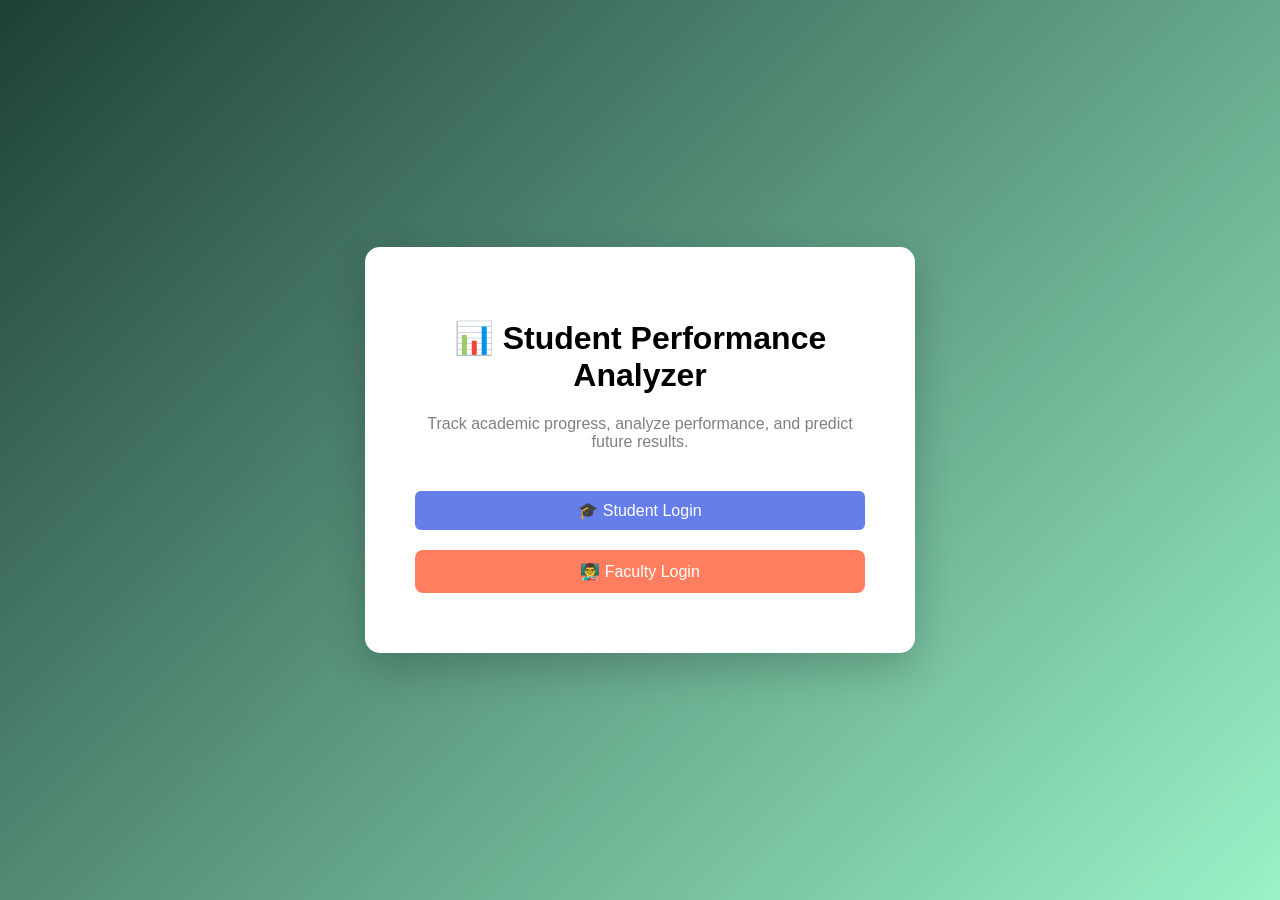
<file: frontend/index.html>
<!DOCTYPE html>
<html>
<head>
  <title>Student Performance Analyzer</title>
  <link rel="stylesheet" href="assets/style.css">
</head>

<body>

<div class="home-container">
  <div class="home-card">

    <h1>📊 Student Performance Analyzer</h1>
    <p class="subtitle">
      Track academic progress, analyze performance, and predict future results.
    </p>

    <div class="button-group">
      <a href="studentLogin.html">
        <button class="home-btn student-btn">
          🎓 Student Login
        </button>
      </a>

      <a href="facultyLogin.html">
        <button class="home-btn faculty-btn">
          👨‍🏫 Faculty Login
        </button>
      </a>
    </div>

  </div>
</div>

</body>
</html>
</file>
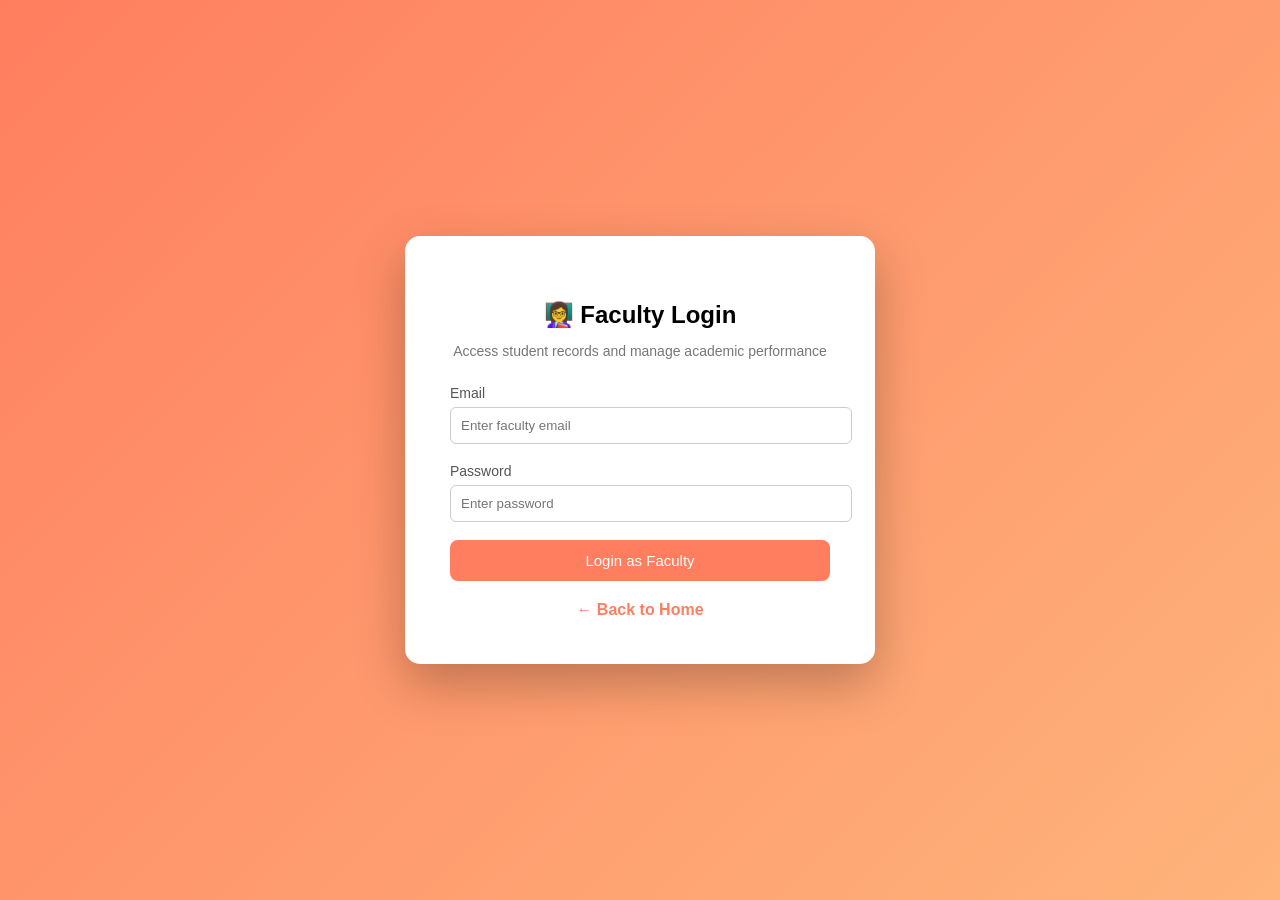
<file: frontend/facultyLogin.html>
<!DOCTYPE html>
<html>
<head>
  <title>Faculty Login</title>
  <link rel="stylesheet" href="assets/style.css">
</head>

<body class="faculty-login-bg">

<div class="faculty-login-container">

  <div class="faculty-login-card">

    <h2>👩‍🏫 Faculty Login</h2>
    <p class="login-subtitle">
      Access student records and manage academic performance
    </p>

    <div class="input-group">
      <label>Email</label>
      <input type="email"
             id="email"
             placeholder="Enter faculty email">
    </div>

    <div class="input-group">
      <label>Password</label>
      <input type="password"
             id="password"
             placeholder="Enter password">
    </div>

    <button onclick="loginFaculty()"
            class="faculty-login-btn">
      Login as Faculty
    </button>

    <p id="message" class="error-text"></p>

    <div class="links">
      <a href="index.html">← Back to Home</a>
    </div>

  </div>

</div>

<script src="assets/script.js"></script>

</body>
</html>
</file>
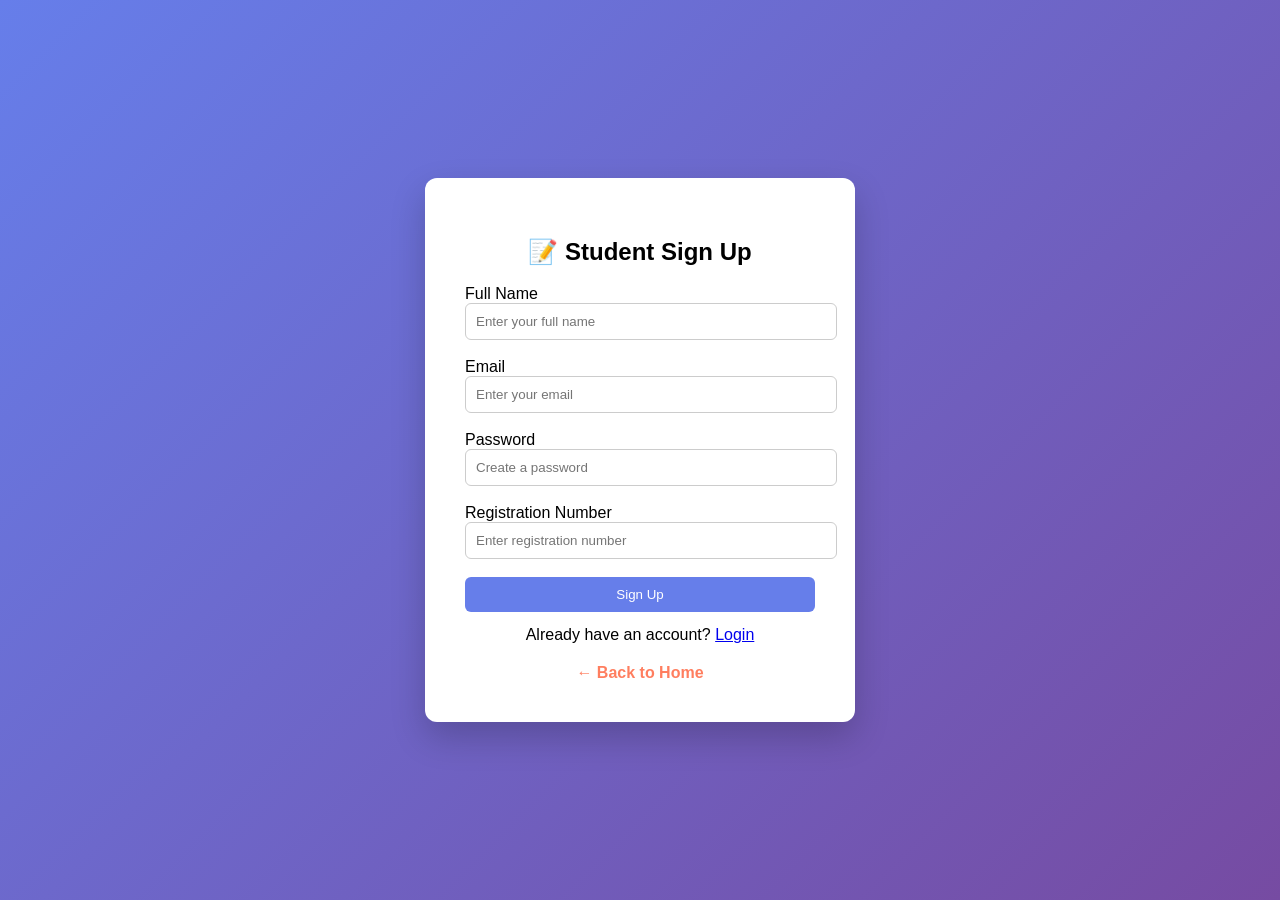
<file: frontend/studentSignup.html>
<!DOCTYPE html>
<html>
<head>
  <title>Student Signup</title>
  <link rel="stylesheet" href="assets/style.css">
</head>

<body>

<div class="login-container">
  <div class="login-card">

    <h2>📝 Student Sign Up</h2>

    <div class="input-group">
      <label>Full Name</label>
      <input type="text" id="name" placeholder="Enter your full name">
    </div>

    <div class="input-group">
      <label>Email</label>
      <input type="email" id="email" placeholder="Enter your email">
    </div>

    <div class="input-group">
      <label>Password</label>
      <input type="password" id="password" placeholder="Create a password">
    </div>

    <div class="input-group">
      <label>Registration Number</label>
      <input type="text" id="regNo" placeholder="Enter registration number">
    </div>

    <button class="student-btn" onclick="signupStudent()">Sign Up</button>

    <p id="message" class="error-text"></p>

    <div class="switch-text">
      Already have an account? 
      <a href="studentLogin.html">Login</a>
    </div>

    <div class="links">
      <a href="index.html">← Back to Home</a>
    </div>

  </div>
</div>

<script src="assets/script.js"></script>

</body>
</html>
</file>
<file: frontend/assets/style.css>
body {
  margin: 0;
  font-family: "Segoe UI", sans-serif;
}

/* ======================
   HOMEPAGE
====================== */

.home-container {
  height: 100vh;
  display: flex;
  justify-content: center;
  align-items: center;
  background: linear-gradient(135deg, #1f4037, #99f2c8);
}

.home-card {
  background: white;
  padding: 50px;
  width: 450px;
  border-radius: 15px;
  box-shadow: 0 15px 40px rgba(0,0,0,0.2);
  text-align: center;
}

.subtitle {
  color: gray;
  margin-bottom: 30px;
}

.home-btn {
  padding: 12px;
  margin: 10px 0;
  font-size: 16px;
  border: none;
  border-radius: 8px;
  cursor: pointer;
  color: white;
  width: 100%;
}

.student-btn {
  background: #667eea;
}

.faculty-btn {
  background: #ff7e5f;
}

/* ======================
   LOGIN / SIGNUP
====================== */

.login-container {
  height: 100vh;
  display: flex;
  justify-content: center;
  align-items: center;
  background: linear-gradient(135deg, #667eea, #764ba2);
}

.login-card {
  background: white;
  padding: 40px;
  width: 350px;
  border-radius: 12px;
  box-shadow: 0 15px 35px rgba(0,0,0,0.2);
  text-align: center;
}

.input-group {
  margin-bottom: 18px;
  text-align: left;
}

.input-group input {
  width: 100%;
  padding: 10px;
  border-radius: 6px;
  border: 1px solid #ccc;
}

.student-btn {
  width: 100%;
  padding: 10px;
  background: #667eea;
  color: white;
  border: none;
  border-radius: 6px;
  cursor: pointer;
}

.error-text {
  color: red;
  margin-top: 10px;
}

/* ======================
   DASHBOARD
====================== */

.dashboard-container {
  padding: 40px;
  background: linear-gradient(135deg, #667eea, #764ba2);
  min-height: 100vh;
  color: white;
}

.summary {
  display: flex;
  gap: 20px;
  margin-bottom: 30px;
}

.card {
  background: white;
  color: black;
  padding: 20px;
  border-radius: 10px;
  flex: 1;
  text-align: center;
}

.highlight {
  background: #ffcc70;
}

.prediction-box {
  margin-bottom: 30px;
}

.prediction-box select,
.prediction-box button {
  padding: 8px;
  margin-right: 10px;
}

table {
  width: 100%;
  background: white;
  color: black;
  border-collapse: collapse;
  margin-bottom: 30px;
}

table th, table td {
  padding: 10px;
  border: 1px solid #ccc;
  text-align: center;
}

.download-btn {
  padding: 10px 20px;
  background: #ff7e5f;
  border: none;
  color: white;
  border-radius: 8px;
  cursor: pointer;
}


/* ======================
   FACULTY DASHBOARD
====================== */

.faculty-container {
  padding: 40px;
  background: linear-gradient(135deg, #ff7e5f, #feb47b);
  min-height: 100vh;
}

.faculty-container h1 {
  text-align: center;
  margin-bottom: 30px;
  color: white;
}

.faculty-card {
  background: white;
  padding: 25px;
  border-radius: 12px;
  margin-bottom: 25px;
  box-shadow: 0 10px 30px rgba(0,0,0,0.15);
}

.faculty-card input {
  padding: 10px;
  margin-right: 10px;
  margin-bottom: 10px;
}

.faculty-card button {
  padding: 10px 15px;
  border: none;
  background: #ff7e5f;
  color: white;
  border-radius: 6px;
  cursor: pointer;
}

.analytics-card canvas {
  margin-top: 20px;
}

.analysis-summary {
  display: flex;
  justify-content: space-between;
  margin-bottom: 20px;
}

.analysis-summary div {
  background: #f7f7f7;
  padding: 15px;
  border-radius: 8px;
  width: 30%;
  text-align: center;
}


/* ==========================
   FACULTY LOGIN PAGE
========================== */

.faculty-login-bg {
  margin: 0;
  height: 100vh;
  display: flex;
  justify-content: center;
  align-items: center;
  background: linear-gradient(135deg, #ff7e5f, #feb47b);
  font-family: Arial, sans-serif;
}

.faculty-login-container {
  display: flex;
  justify-content: center;
  align-items: center;
}

.faculty-login-card {
  background: white;
  padding: 45px;
  width: 380px;
  border-radius: 15px;
  box-shadow: 0 20px 50px rgba(0,0,0,0.25);
  text-align: center;
  transition: 0.3s ease;
}

.faculty-login-card:hover {
  transform: translateY(-5px);
}

.faculty-login-card h2 {
  margin-bottom: 10px;
}

.login-subtitle {
  font-size: 14px;
  color: #777;
  margin-bottom: 25px;
}

.faculty-login-card .input-group {
  margin-bottom: 18px;
  text-align: left;
}

.faculty-login-card label {
  font-size: 14px;
  color: #555;
}

.faculty-login-card input {
  width: 100%;
  padding: 10px;
  margin-top: 5px;
  border-radius: 6px;
  border: 1px solid #ccc;
  outline: none;
  transition: 0.3s;
}

.faculty-login-card input:focus {
  border-color: #ff7e5f;
}

.faculty-login-btn {
  width: 100%;
  padding: 12px;
  background: #ff7e5f;
  border: none;
  color: white;
  border-radius: 8px;
  font-size: 15px;
  cursor: pointer;
  transition: 0.3s ease;
}

.faculty-login-btn:hover {
  background: #e96a4c;
}

.error-text {
  color: red;
  margin-top: 10px;
  font-size: 14px;
}

.links {
  margin-top: 20px;
}

.links a {
  text-decoration: none;
  color: #ff7e5f;
  font-weight: bold;
}
</file>
